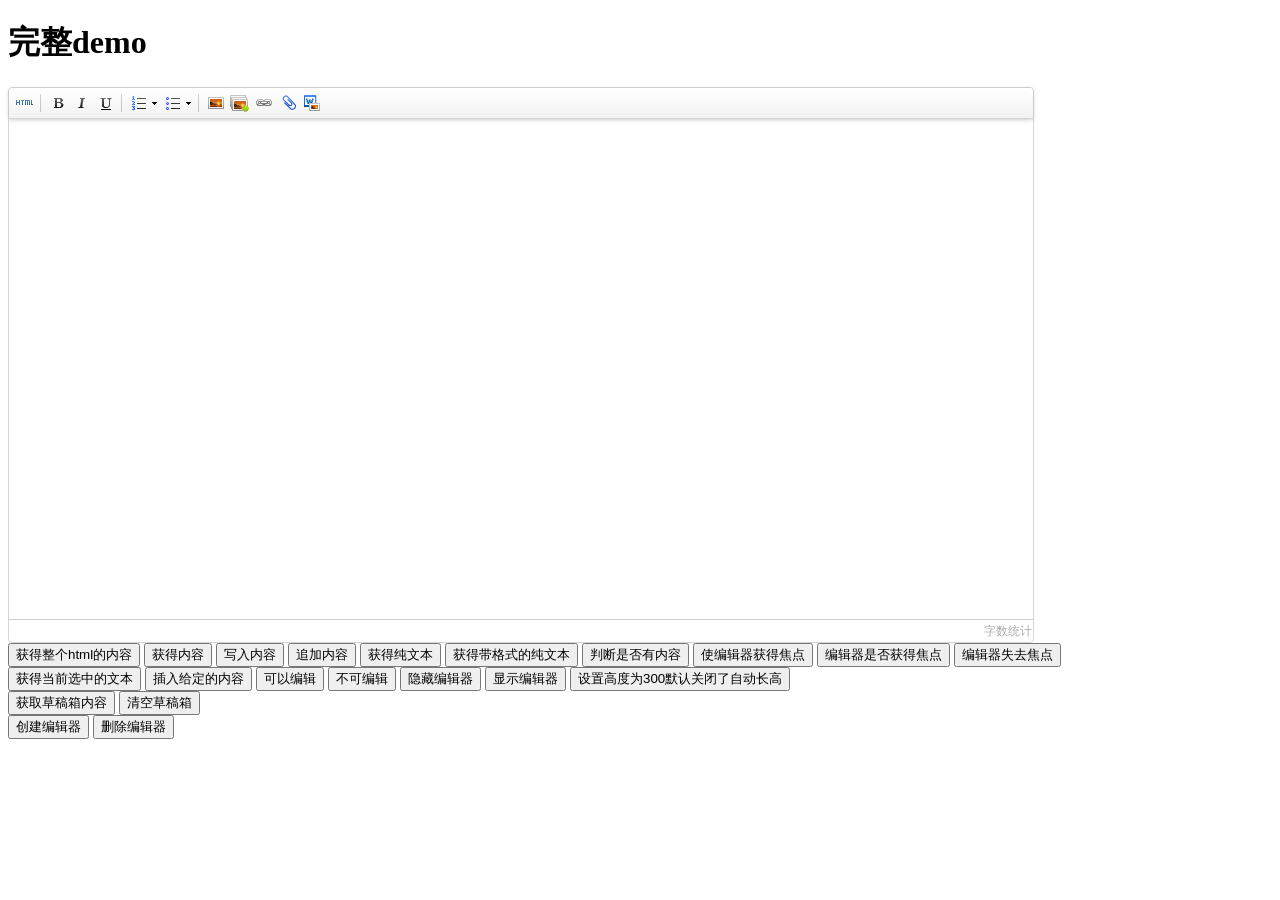
<file: src/main/webapp/resources/module/index/plugins/UEditor/index.html>
<!DOCTYPE HTML PUBLIC "-//W3C//DTD HTML 4.01 Transitional//EN"
        "http://www.w3.org/TR/html4/loose.dtd">
<html>
<head>
    <title>完整demo</title>
    <meta http-equiv="Content-Type" content="text/html;charset=utf-8"/>
    <script type="text/javascript" charset="utf-8" src="ueditor.config.js"></script>
    <script type="text/javascript" charset="utf-8" src="ueditor.all.min.js"> </script>
    <!--建议手动加在语言，避免在ie下有时因为加载语言失败导致编辑器加载失败-->
    <!--这里加载的语言文件会覆盖你在配置项目里添加的语言类型，比如你在配置项目里配置的是英文，这里加载的中文，那最后就是中文-->
    <script type="text/javascript" charset="utf-8" src="lang/zh-cn/zh-cn.js"></script>

    <style type="text/css">
        div{
            width:100%;
        }
    </style>
</head>
<body>
<div>
    <h1>完整demo</h1>
    <script id="editor" type="text/plain" style="width:1024px;height:500px;"></script>
</div>
<div id="btns">
    <div>
        <button onclick="getAllHtml()">获得整个html的内容</button>
        <button onclick="getContent()">获得内容</button>
        <button onclick="setContent()">写入内容</button>
        <button onclick="setContent(true)">追加内容</button>
        <button onclick="getContentTxt()">获得纯文本</button>
        <button onclick="getPlainTxt()">获得带格式的纯文本</button>
        <button onclick="hasContent()">判断是否有内容</button>
        <button onclick="setFocus()">使编辑器获得焦点</button>
        <button onmousedown="isFocus(event)">编辑器是否获得焦点</button>
        <button onmousedown="setblur(event)" >编辑器失去焦点</button>

    </div>
    <div>
        <button onclick="getText()">获得当前选中的文本</button>
        <button onclick="insertHtml()">插入给定的内容</button>
        <button id="enable" onclick="setEnabled()">可以编辑</button>
        <button onclick="setDisabled()">不可编辑</button>
        <button onclick=" UE.getEditor('editor').setHide()">隐藏编辑器</button>
        <button onclick=" UE.getEditor('editor').setShow()">显示编辑器</button>
        <button onclick=" UE.getEditor('editor').setHeight(300)">设置高度为300默认关闭了自动长高</button>
    </div>

    <div>
        <button onclick="getLocalData()" >获取草稿箱内容</button>
        <button onclick="clearLocalData()" >清空草稿箱</button>
    </div>

</div>
<div>
    <button onclick="createEditor()">
    创建编辑器</button>
    <button onclick="deleteEditor()">
    删除编辑器</button>
</div>

<script type="text/javascript">

    //实例化编辑器
    //建议使用工厂方法getEditor创建和引用编辑器实例，如果在某个闭包下引用该编辑器，直接调用UE.getEditor('editor')就能拿到相关的实例
    var ue = UE.getEditor('editor');


    function isFocus(e){
        alert(UE.getEditor('editor').isFocus());
        UE.dom.domUtils.preventDefault(e)
    }
    function setblur(e){
        UE.getEditor('editor').blur();
        UE.dom.domUtils.preventDefault(e)
    }
    function insertHtml() {
        var value = prompt('插入html代码', '');
        UE.getEditor('editor').execCommand('insertHtml', value)
    }
    function createEditor() {
        enableBtn();
        UE.getEditor('editor');
    }
    function getAllHtml() {
        alert(UE.getEditor('editor').getAllHtml())
    }
    function getContent() {
        var arr = [];
        arr.push("使用editor.getContent()方法可以获得编辑器的内容");
        arr.push("内容为：");
        arr.push(UE.getEditor('editor').getContent());
        alert(arr.join("\n"));
    }
    function getPlainTxt() {
        var arr = [];
        arr.push("使用editor.getPlainTxt()方法可以获得编辑器的带格式的纯文本内容");
        arr.push("内容为：");
        arr.push(UE.getEditor('editor').getPlainTxt());
        alert(arr.join('\n'))
    }
    function setContent(isAppendTo) {
        var arr = [];
        arr.push("使用editor.setContent('欢迎使用ueditor')方法可以设置编辑器的内容");
        UE.getEditor('editor').setContent('欢迎使用ueditor', isAppendTo);
        alert(arr.join("\n"));
    }
    function setDisabled() {
        UE.getEditor('editor').setDisabled('fullscreen');
        disableBtn("enable");
    }

    function setEnabled() {
        UE.getEditor('editor').setEnabled();
        enableBtn();
    }

    function getText() {
        //当你点击按钮时编辑区域已经失去了焦点，如果直接用getText将不会得到内容，所以要在选回来，然后取得内容
        var range = UE.getEditor('editor').selection.getRange();
        range.select();
        var txt = UE.getEditor('editor').selection.getText();
        alert(txt)
    }

    function getContentTxt() {
        var arr = [];
        arr.push("使用editor.getContentTxt()方法可以获得编辑器的纯文本内容");
        arr.push("编辑器的纯文本内容为：");
        arr.push(UE.getEditor('editor').getContentTxt());
        alert(arr.join("\n"));
    }
    function hasContent() {
        var arr = [];
        arr.push("使用editor.hasContents()方法判断编辑器里是否有内容");
        arr.push("判断结果为：");
        arr.push(UE.getEditor('editor').hasContents());
        alert(arr.join("\n"));
    }
    function setFocus() {
        UE.getEditor('editor').focus();
    }
    function deleteEditor() {
        disableBtn();
        UE.getEditor('editor').destroy();
    }
    function disableBtn(str) {
        var div = document.getElementById('btns');
        var btns = UE.dom.domUtils.getElementsByTagName(div, "button");
        for (var i = 0, btn; btn = btns[i++];) {
            if (btn.id == str) {
                UE.dom.domUtils.removeAttributes(btn, ["disabled"]);
            } else {
                btn.setAttribute("disabled", "true");
            }
        }
    }
    function enableBtn() {
        var div = document.getElementById('btns');
        var btns = UE.dom.domUtils.getElementsByTagName(div, "button");
        for (var i = 0, btn; btn = btns[i++];) {
            UE.dom.domUtils.removeAttributes(btn, ["disabled"]);
        }
    }

    function getLocalData () {
        alert(UE.getEditor('editor').execCommand( "getlocaldata" ));
    }

    function clearLocalData () {
        UE.getEditor('editor').execCommand( "clearlocaldata" );
        alert("已清空草稿箱")
    }
</script>
</body>
</html>
</file>
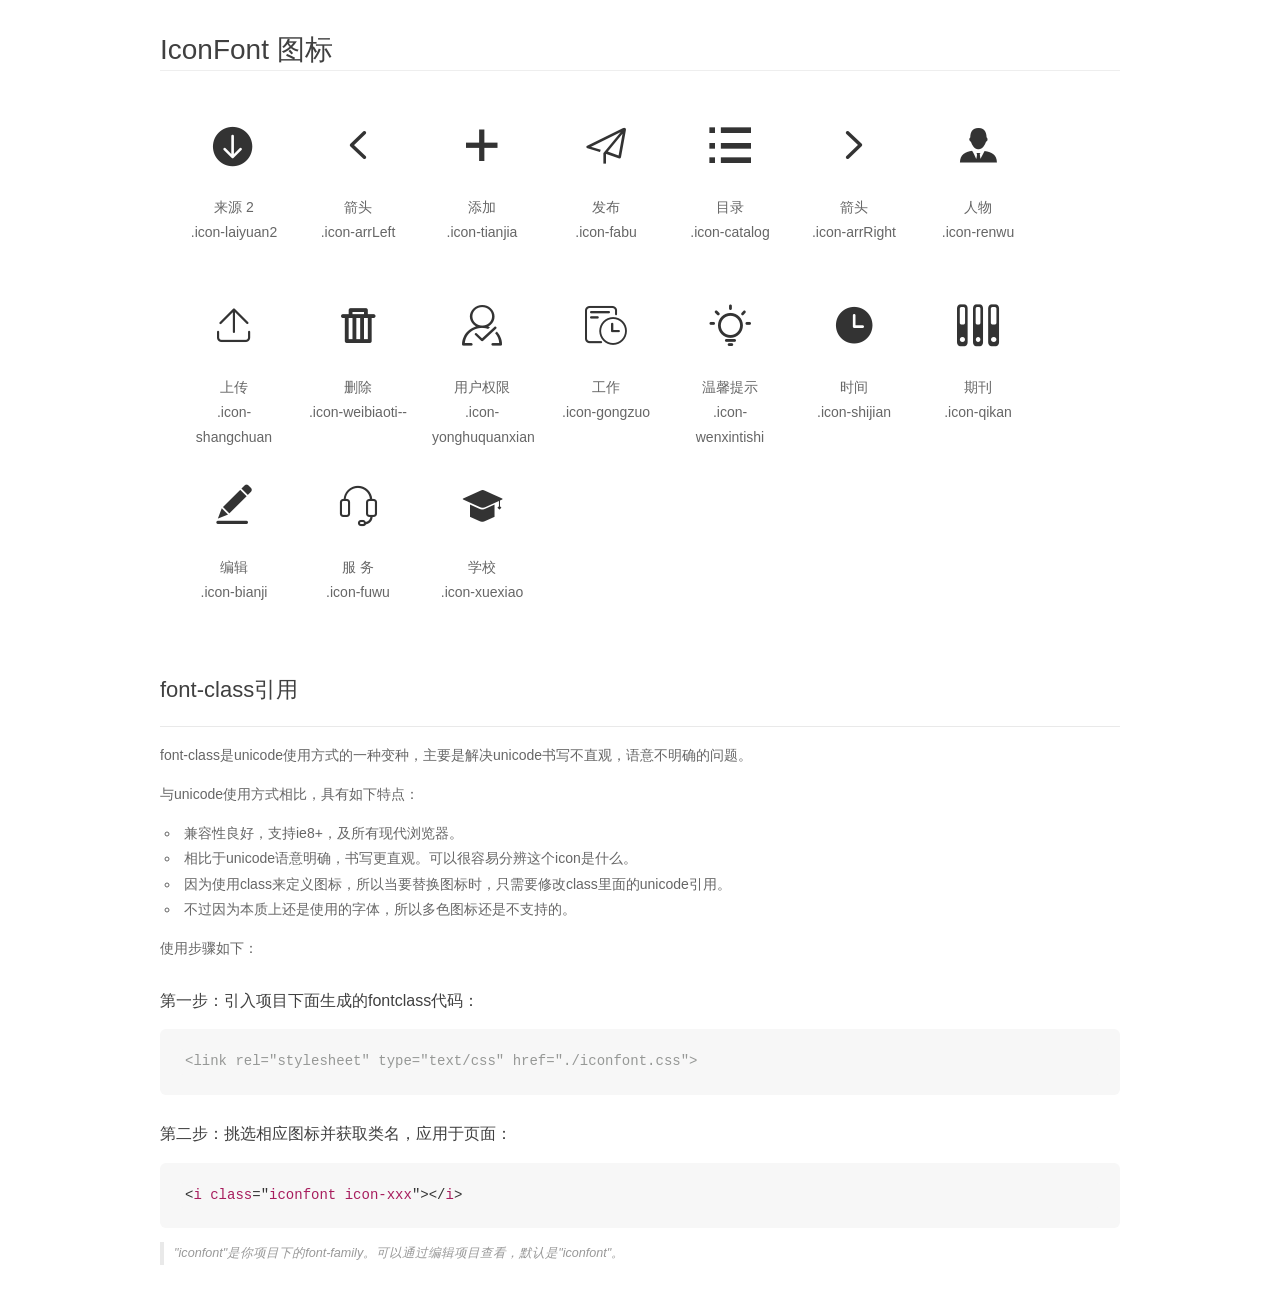
<file: src/main/webapp/resources/module/index/font/demo_fontclass.html>
<!DOCTYPE html>
<html>
<head>
    <meta charset="utf-8"/>
    <title>IconFont</title>
    <link rel="stylesheet" href="demo.css">
    <link rel="stylesheet" href="iconfont.css">
</head>
<body>
    <div class="main markdown">
        <h1>IconFont 图标</h1>
        <ul class="icon_lists clear">
            
                <li>
                <i class="icon iconfont icon-laiyuan2"></i>
                    <div class="name">来源 2</div>
                    <div class="fontclass">.icon-laiyuan2</div>
                </li>
            
                <li>
                <i class="icon iconfont icon-arrLeft"></i>
                    <div class="name">箭头</div>
                    <div class="fontclass">.icon-arrLeft</div>
                </li>
            
                <li>
                <i class="icon iconfont icon-tianjia"></i>
                    <div class="name">添加</div>
                    <div class="fontclass">.icon-tianjia</div>
                </li>
            
                <li>
                <i class="icon iconfont icon-fabu"></i>
                    <div class="name">发布</div>
                    <div class="fontclass">.icon-fabu</div>
                </li>
            
                <li>
                <i class="icon iconfont icon-catalog"></i>
                    <div class="name">目录</div>
                    <div class="fontclass">.icon-catalog</div>
                </li>
            
                <li>
                <i class="icon iconfont icon-arrRight"></i>
                    <div class="name">箭头</div>
                    <div class="fontclass">.icon-arrRight</div>
                </li>
            
                <li>
                <i class="icon iconfont icon-renwu"></i>
                    <div class="name">人物</div>
                    <div class="fontclass">.icon-renwu</div>
                </li>
            
                <li>
                <i class="icon iconfont icon-shangchuan"></i>
                    <div class="name">上传</div>
                    <div class="fontclass">.icon-shangchuan</div>
                </li>
            
                <li>
                <i class="icon iconfont icon-weibiaoti--"></i>
                    <div class="name">删除</div>
                    <div class="fontclass">.icon-weibiaoti--</div>
                </li>
            
                <li>
                <i class="icon iconfont icon-yonghuquanxian"></i>
                    <div class="name">用户权限</div>
                    <div class="fontclass">.icon-yonghuquanxian</div>
                </li>
            
                <li>
                <i class="icon iconfont icon-gongzuo"></i>
                    <div class="name">工作</div>
                    <div class="fontclass">.icon-gongzuo</div>
                </li>
            
                <li>
                <i class="icon iconfont icon-wenxintishi"></i>
                    <div class="name">温馨提示</div>
                    <div class="fontclass">.icon-wenxintishi</div>
                </li>
            
                <li>
                <i class="icon iconfont icon-shijian"></i>
                    <div class="name">时间</div>
                    <div class="fontclass">.icon-shijian</div>
                </li>
            
                <li>
                <i class="icon iconfont icon-qikan"></i>
                    <div class="name">期刊</div>
                    <div class="fontclass">.icon-qikan</div>
                </li>
            
                <li>
                <i class="icon iconfont icon-bianji"></i>
                    <div class="name">编辑</div>
                    <div class="fontclass">.icon-bianji</div>
                </li>
            
                <li>
                <i class="icon iconfont icon-fuwu"></i>
                    <div class="name">服 务</div>
                    <div class="fontclass">.icon-fuwu</div>
                </li>
            
                <li>
                <i class="icon iconfont icon-xuexiao"></i>
                    <div class="name">学校</div>
                    <div class="fontclass">.icon-xuexiao</div>
                </li>
            
        </ul>

        <h2 id="font-class-">font-class引用</h2>
        <hr>

        <p>font-class是unicode使用方式的一种变种，主要是解决unicode书写不直观，语意不明确的问题。</p>
        <p>与unicode使用方式相比，具有如下特点：</p>
        <ul>
        <li>兼容性良好，支持ie8+，及所有现代浏览器。</li>
        <li>相比于unicode语意明确，书写更直观。可以很容易分辨这个icon是什么。</li>
        <li>因为使用class来定义图标，所以当要替换图标时，只需要修改class里面的unicode引用。</li>
        <li>不过因为本质上还是使用的字体，所以多色图标还是不支持的。</li>
        </ul>
        <p>使用步骤如下：</p>
        <h3 id="-fontclass-">第一步：引入项目下面生成的fontclass代码：</h3>


        <pre><code class="lang-js hljs javascript"><span class="hljs-comment">&lt;link rel="stylesheet" type="text/css" href="./iconfont.css"&gt;</span></code></pre>
        <h3 id="-">第二步：挑选相应图标并获取类名，应用于页面：</h3>
        <pre><code class="lang-css hljs">&lt;<span class="hljs-selector-tag">i</span> <span class="hljs-selector-tag">class</span>="<span class="hljs-selector-tag">iconfont</span> <span class="hljs-selector-tag">icon-xxx</span>"&gt;&lt;/<span class="hljs-selector-tag">i</span>&gt;</code></pre>
        <blockquote>
        <p>"iconfont"是你项目下的font-family。可以通过编辑项目查看，默认是"iconfont"。</p>
        </blockquote>
    </div>
</body>
</html>
</file>
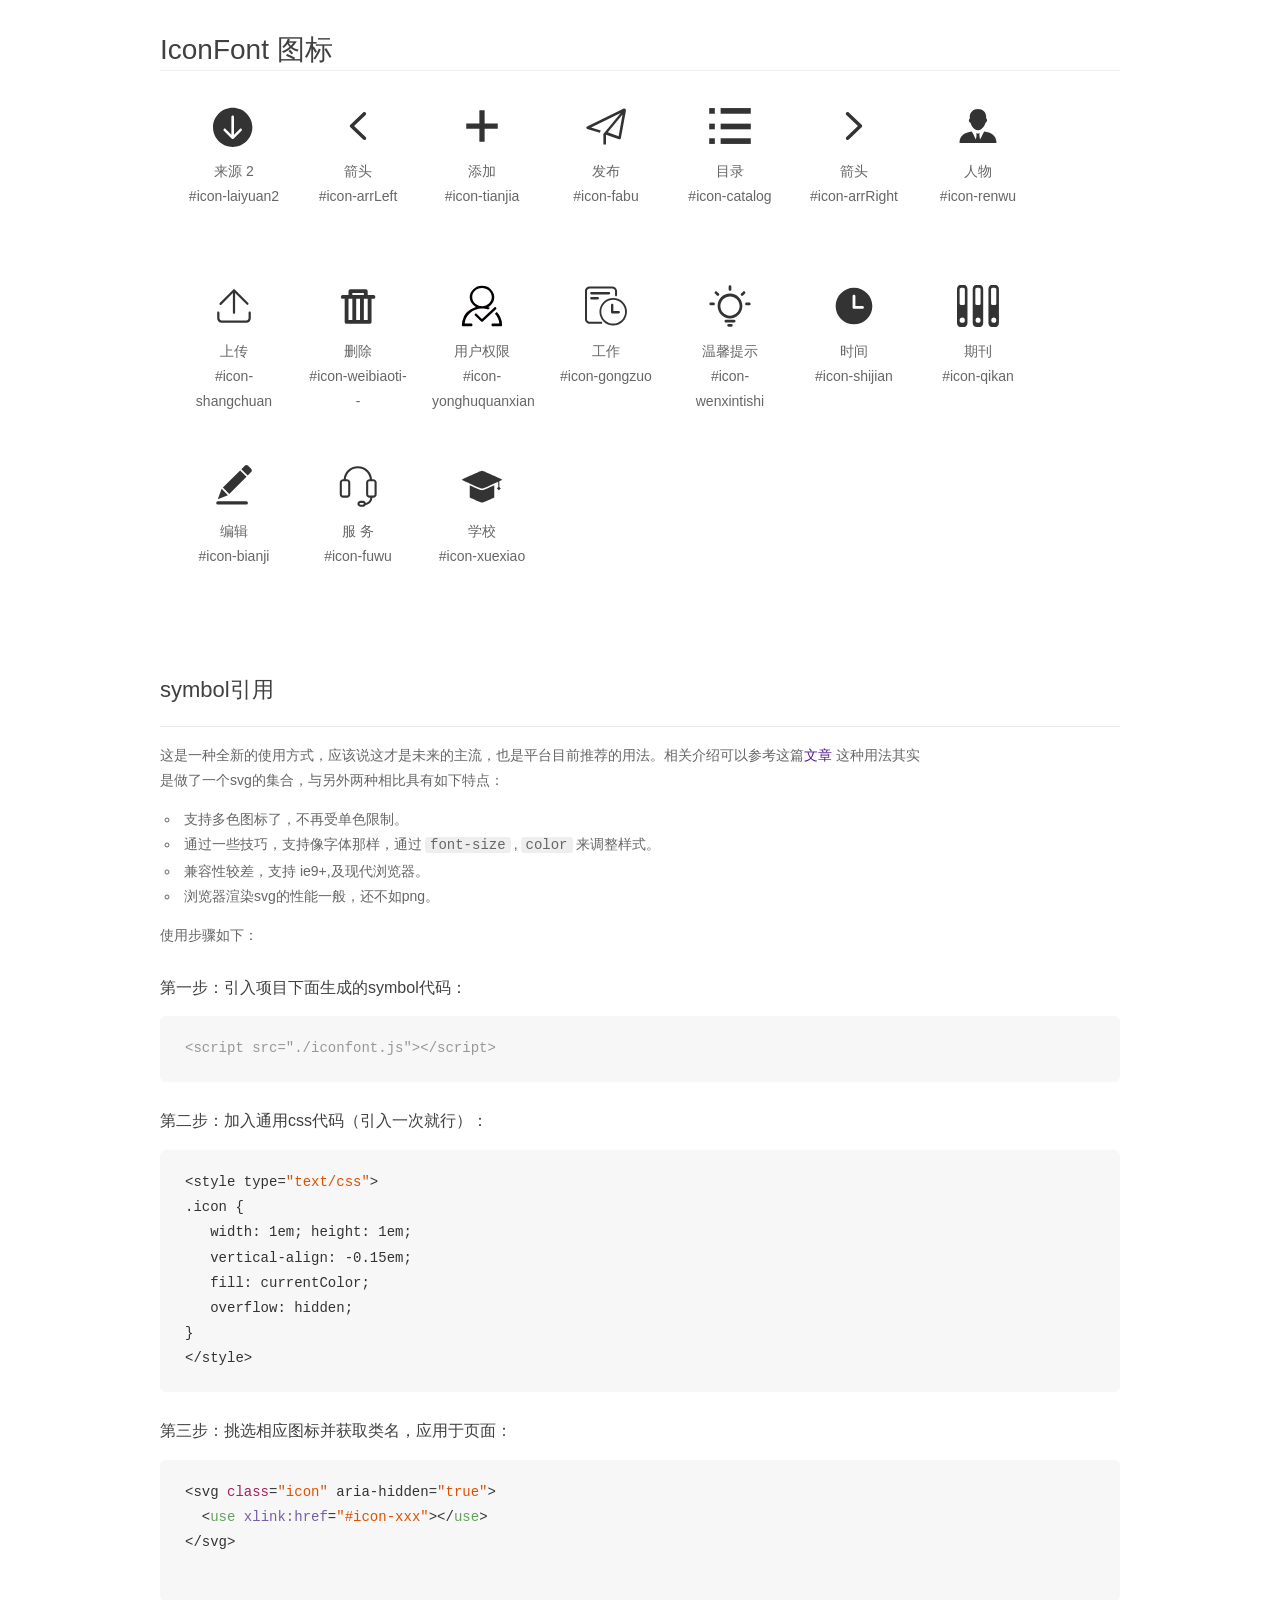
<file: src/main/webapp/resources/module/index/font/demo_symbol.html>
<!DOCTYPE html>
<html>
<head>
    <meta charset="utf-8"/>
    <title>IconFont</title>
    <link rel="stylesheet" href="demo.css">
    <script src="iconfont.js"></script>

    <style type="text/css">
        .icon {
          /* 通过设置 font-size 来改变图标大小 */
          width: 1em; height: 1em;
          /* 图标和文字相邻时，垂直对齐 */
          vertical-align: -0.15em;
          /* 通过设置 color 来改变 SVG 的颜色/fill */
          fill: currentColor;
          /* path 和 stroke 溢出 viewBox 部分在 IE 下会显示
             normalize.css 中也包含这行 */
          overflow: hidden;
        }

    </style>
</head>
<body>
    <div class="main markdown">
        <h1>IconFont 图标</h1>
        <ul class="icon_lists clear">
            
                <li>
                    <svg class="icon" aria-hidden="true">
                        <use xlink:href="#icon-laiyuan2"></use>
                    </svg>
                    <div class="name">来源 2</div>
                    <div class="fontclass">#icon-laiyuan2</div>
                </li>
            
                <li>
                    <svg class="icon" aria-hidden="true">
                        <use xlink:href="#icon-arrLeft"></use>
                    </svg>
                    <div class="name">箭头</div>
                    <div class="fontclass">#icon-arrLeft</div>
                </li>
            
                <li>
                    <svg class="icon" aria-hidden="true">
                        <use xlink:href="#icon-tianjia"></use>
                    </svg>
                    <div class="name">添加</div>
                    <div class="fontclass">#icon-tianjia</div>
                </li>
            
                <li>
                    <svg class="icon" aria-hidden="true">
                        <use xlink:href="#icon-fabu"></use>
                    </svg>
                    <div class="name">发布</div>
                    <div class="fontclass">#icon-fabu</div>
                </li>
            
                <li>
                    <svg class="icon" aria-hidden="true">
                        <use xlink:href="#icon-catalog"></use>
                    </svg>
                    <div class="name">目录</div>
                    <div class="fontclass">#icon-catalog</div>
                </li>
            
                <li>
                    <svg class="icon" aria-hidden="true">
                        <use xlink:href="#icon-arrRight"></use>
                    </svg>
                    <div class="name">箭头</div>
                    <div class="fontclass">#icon-arrRight</div>
                </li>
            
                <li>
                    <svg class="icon" aria-hidden="true">
                        <use xlink:href="#icon-renwu"></use>
                    </svg>
                    <div class="name">人物</div>
                    <div class="fontclass">#icon-renwu</div>
                </li>
            
                <li>
                    <svg class="icon" aria-hidden="true">
                        <use xlink:href="#icon-shangchuan"></use>
                    </svg>
                    <div class="name">上传</div>
                    <div class="fontclass">#icon-shangchuan</div>
                </li>
            
                <li>
                    <svg class="icon" aria-hidden="true">
                        <use xlink:href="#icon-weibiaoti--"></use>
                    </svg>
                    <div class="name">删除</div>
                    <div class="fontclass">#icon-weibiaoti--</div>
                </li>
            
                <li>
                    <svg class="icon" aria-hidden="true">
                        <use xlink:href="#icon-yonghuquanxian"></use>
                    </svg>
                    <div class="name">用户权限</div>
                    <div class="fontclass">#icon-yonghuquanxian</div>
                </li>
            
                <li>
                    <svg class="icon" aria-hidden="true">
                        <use xlink:href="#icon-gongzuo"></use>
                    </svg>
                    <div class="name">工作</div>
                    <div class="fontclass">#icon-gongzuo</div>
                </li>
            
                <li>
                    <svg class="icon" aria-hidden="true">
                        <use xlink:href="#icon-wenxintishi"></use>
                    </svg>
                    <div class="name">温馨提示</div>
                    <div class="fontclass">#icon-wenxintishi</div>
                </li>
            
                <li>
                    <svg class="icon" aria-hidden="true">
                        <use xlink:href="#icon-shijian"></use>
                    </svg>
                    <div class="name">时间</div>
                    <div class="fontclass">#icon-shijian</div>
                </li>
            
                <li>
                    <svg class="icon" aria-hidden="true">
                        <use xlink:href="#icon-qikan"></use>
                    </svg>
                    <div class="name">期刊</div>
                    <div class="fontclass">#icon-qikan</div>
                </li>
            
                <li>
                    <svg class="icon" aria-hidden="true">
                        <use xlink:href="#icon-bianji"></use>
                    </svg>
                    <div class="name">编辑</div>
                    <div class="fontclass">#icon-bianji</div>
                </li>
            
                <li>
                    <svg class="icon" aria-hidden="true">
                        <use xlink:href="#icon-fuwu"></use>
                    </svg>
                    <div class="name">服 务</div>
                    <div class="fontclass">#icon-fuwu</div>
                </li>
            
                <li>
                    <svg class="icon" aria-hidden="true">
                        <use xlink:href="#icon-xuexiao"></use>
                    </svg>
                    <div class="name">学校</div>
                    <div class="fontclass">#icon-xuexiao</div>
                </li>
            
        </ul>


        <h2 id="symbol-">symbol引用</h2>
        <hr>

        <p>这是一种全新的使用方式，应该说这才是未来的主流，也是平台目前推荐的用法。相关介绍可以参考这篇<a href="">文章</a>
        这种用法其实是做了一个svg的集合，与另外两种相比具有如下特点：</p>
        <ul>
          <li>支持多色图标了，不再受单色限制。</li>
          <li>通过一些技巧，支持像字体那样，通过<code>font-size</code>,<code>color</code>来调整样式。</li>
          <li>兼容性较差，支持 ie9+,及现代浏览器。</li>
          <li>浏览器渲染svg的性能一般，还不如png。</li>
        </ul>
        <p>使用步骤如下：</p>
        <h3 id="-symbol-">第一步：引入项目下面生成的symbol代码：</h3>
        <pre><code class="lang-js hljs javascript"><span class="hljs-comment">&lt;script src="./iconfont.js"&gt;&lt;/script&gt;</span></code></pre>
        <h3 id="-css-">第二步：加入通用css代码（引入一次就行）：</h3>
        <pre><code class="lang-js hljs javascript">&lt;style type=<span class="hljs-string">"text/css"</span>&gt;
.icon {
   width: <span class="hljs-number">1</span>em; height: <span class="hljs-number">1</span>em;
   vertical-align: <span class="hljs-number">-0.15</span>em;
   fill: currentColor;
   overflow: hidden;
}
&lt;<span class="hljs-regexp">/style&gt;</span></code></pre>
        <h3 id="-">第三步：挑选相应图标并获取类名，应用于页面：</h3>
        <pre><code class="lang-js hljs javascript">&lt;svg <span class="hljs-class"><span class="hljs-keyword">class</span></span>=<span class="hljs-string">"icon"</span> aria-hidden=<span class="hljs-string">"true"</span>&gt;<span class="xml"><span class="hljs-tag">
  &lt;<span class="hljs-name">use</span> <span class="hljs-attr">xlink:href</span>=<span class="hljs-string">"#icon-xxx"</span>&gt;</span><span class="hljs-tag">&lt;/<span class="hljs-name">use</span>&gt;</span>
</span>&lt;<span class="hljs-regexp">/svg&gt;
        </span></code></pre>
    </div>
</body>
</html>
</file>
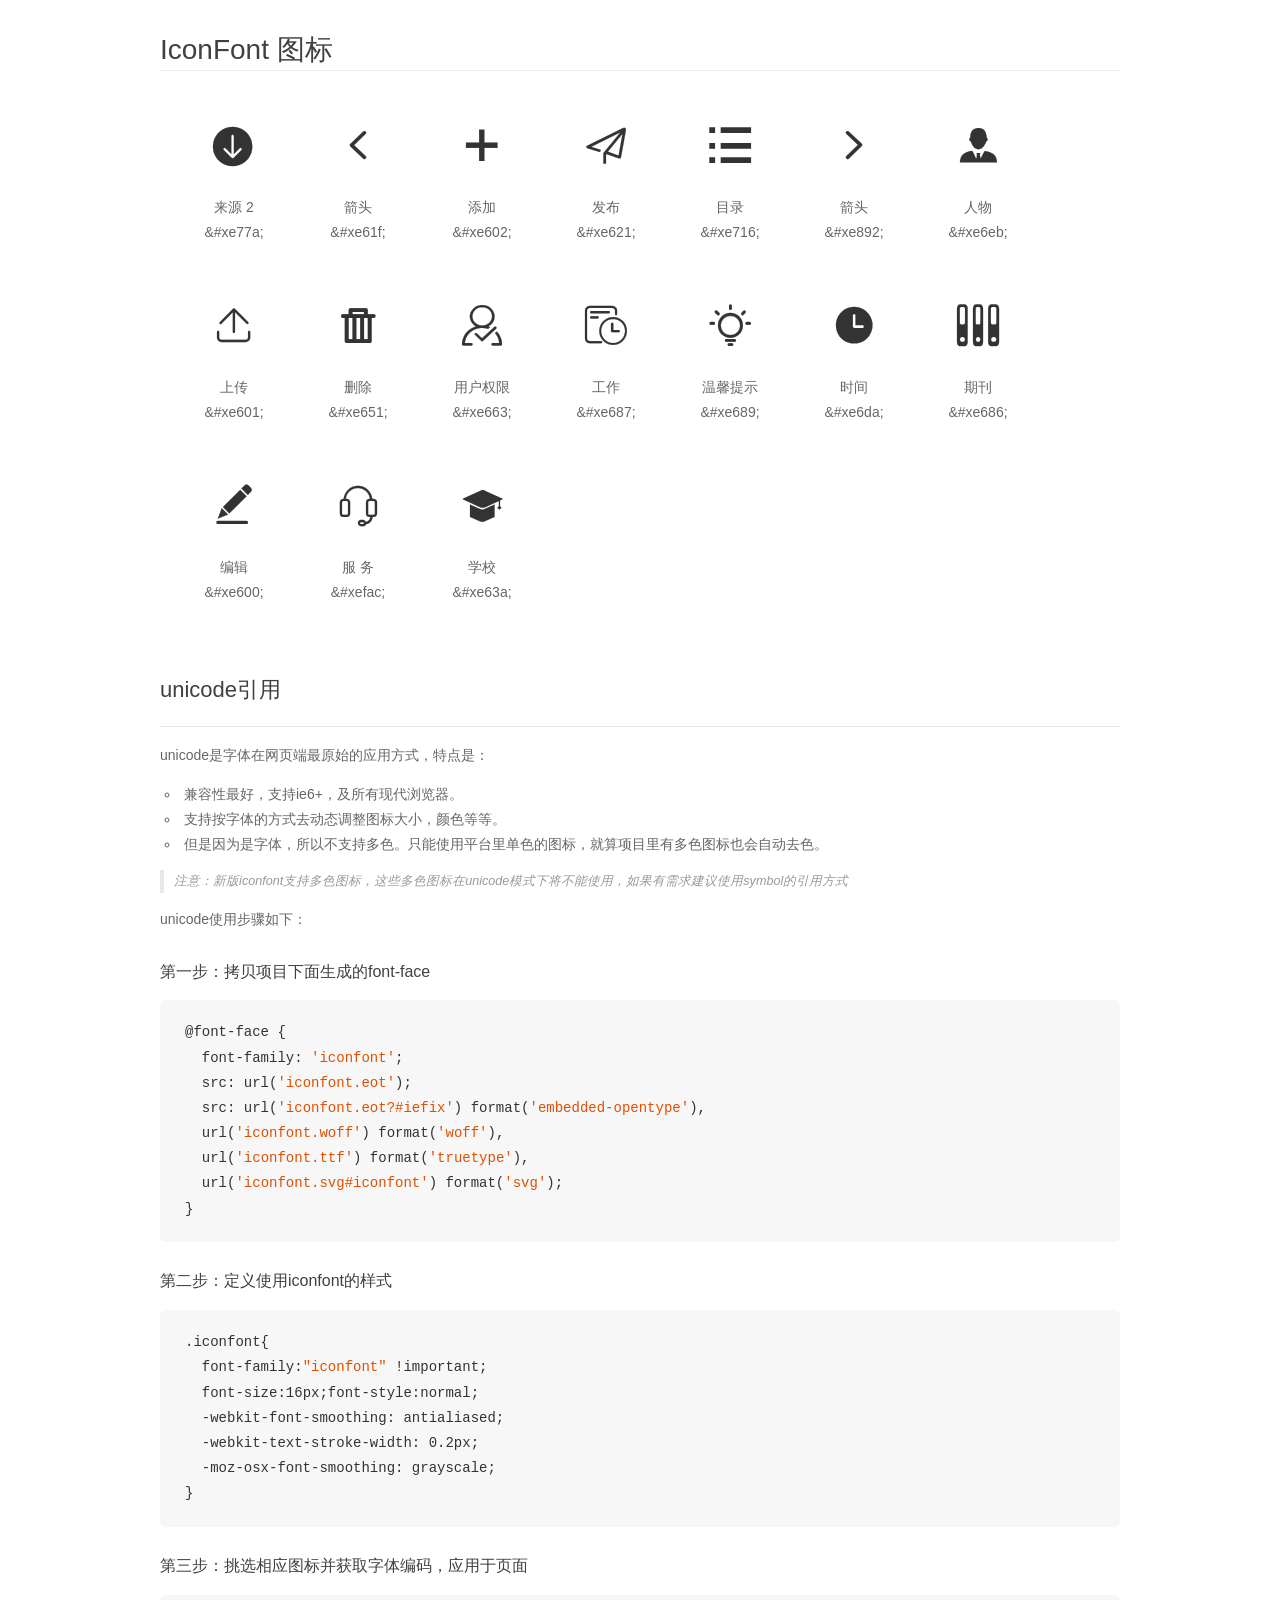
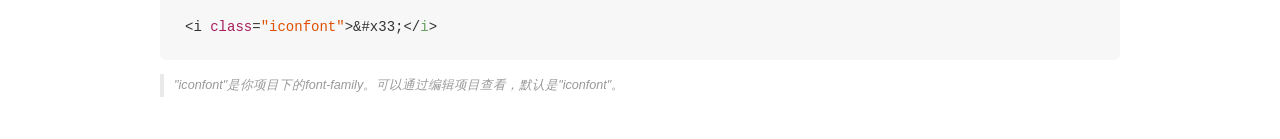
<file: src/main/webapp/resources/module/index/font/demo_unicode.html>
<!DOCTYPE html>
<html>
<head>
    <meta charset="utf-8"/>
    <title>IconFont</title>
    <link rel="stylesheet" href="demo.css">

    <style type="text/css">

        @font-face {font-family: "iconfont";
          src: url('iconfont.eot'); /* IE9*/
          src: url('iconfont.eot#iefix') format('embedded-opentype'), /* IE6-IE8 */
          url('iconfont.woff') format('woff'), /* chrome, firefox */
          url('iconfont.ttf') format('truetype'), /* chrome, firefox, opera, Safari, Android, iOS 4.2+*/
          url('iconfont.svg#iconfont') format('svg'); /* iOS 4.1- */
        }

        .iconfont {
          font-family:"iconfont" !important;
          font-size:16px;
          font-style:normal;
          -webkit-font-smoothing: antialiased;
          -webkit-text-stroke-width: 0.2px;
          -moz-osx-font-smoothing: grayscale;
        }

    </style>
</head>
<body>
    <div class="main markdown">
        <h1>IconFont 图标</h1>
        <ul class="icon_lists clear">
            
                <li>
                <i class="icon iconfont">&#xe77a;</i>
                    <div class="name">来源 2</div>
                    <div class="code">&amp;#xe77a;</div>
                </li>
            
                <li>
                <i class="icon iconfont">&#xe61f;</i>
                    <div class="name">箭头</div>
                    <div class="code">&amp;#xe61f;</div>
                </li>
            
                <li>
                <i class="icon iconfont">&#xe602;</i>
                    <div class="name">添加</div>
                    <div class="code">&amp;#xe602;</div>
                </li>
            
                <li>
                <i class="icon iconfont">&#xe621;</i>
                    <div class="name">发布</div>
                    <div class="code">&amp;#xe621;</div>
                </li>
            
                <li>
                <i class="icon iconfont">&#xe716;</i>
                    <div class="name">目录</div>
                    <div class="code">&amp;#xe716;</div>
                </li>
            
                <li>
                <i class="icon iconfont">&#xe892;</i>
                    <div class="name">箭头</div>
                    <div class="code">&amp;#xe892;</div>
                </li>
            
                <li>
                <i class="icon iconfont">&#xe6eb;</i>
                    <div class="name">人物</div>
                    <div class="code">&amp;#xe6eb;</div>
                </li>
            
                <li>
                <i class="icon iconfont">&#xe601;</i>
                    <div class="name">上传</div>
                    <div class="code">&amp;#xe601;</div>
                </li>
            
                <li>
                <i class="icon iconfont">&#xe651;</i>
                    <div class="name">删除</div>
                    <div class="code">&amp;#xe651;</div>
                </li>
            
                <li>
                <i class="icon iconfont">&#xe663;</i>
                    <div class="name">用户权限</div>
                    <div class="code">&amp;#xe663;</div>
                </li>
            
                <li>
                <i class="icon iconfont">&#xe687;</i>
                    <div class="name">工作</div>
                    <div class="code">&amp;#xe687;</div>
                </li>
            
                <li>
                <i class="icon iconfont">&#xe689;</i>
                    <div class="name">温馨提示</div>
                    <div class="code">&amp;#xe689;</div>
                </li>
            
                <li>
                <i class="icon iconfont">&#xe6da;</i>
                    <div class="name">时间</div>
                    <div class="code">&amp;#xe6da;</div>
                </li>
            
                <li>
                <i class="icon iconfont">&#xe686;</i>
                    <div class="name">期刊</div>
                    <div class="code">&amp;#xe686;</div>
                </li>
            
                <li>
                <i class="icon iconfont">&#xe600;</i>
                    <div class="name">编辑</div>
                    <div class="code">&amp;#xe600;</div>
                </li>
            
                <li>
                <i class="icon iconfont">&#xefac;</i>
                    <div class="name">服 务</div>
                    <div class="code">&amp;#xefac;</div>
                </li>
            
                <li>
                <i class="icon iconfont">&#xe63a;</i>
                    <div class="name">学校</div>
                    <div class="code">&amp;#xe63a;</div>
                </li>
            
        </ul>
        <h2 id="unicode-">unicode引用</h2>
        <hr>

        <p>unicode是字体在网页端最原始的应用方式，特点是：</p>
        <ul>
        <li>兼容性最好，支持ie6+，及所有现代浏览器。</li>
        <li>支持按字体的方式去动态调整图标大小，颜色等等。</li>
        <li>但是因为是字体，所以不支持多色。只能使用平台里单色的图标，就算项目里有多色图标也会自动去色。</li>
        </ul>
        <blockquote>
        <p>注意：新版iconfont支持多色图标，这些多色图标在unicode模式下将不能使用，如果有需求建议使用symbol的引用方式</p>
        </blockquote>
        <p>unicode使用步骤如下：</p>
        <h3 id="-font-face">第一步：拷贝项目下面生成的font-face</h3>
        <pre><code class="lang-js hljs javascript">@font-face {
  font-family: <span class="hljs-string">'iconfont'</span>;
  src: url(<span class="hljs-string">'iconfont.eot'</span>);
  src: url(<span class="hljs-string">'iconfont.eot?#iefix'</span>) format(<span class="hljs-string">'embedded-opentype'</span>),
  url(<span class="hljs-string">'iconfont.woff'</span>) format(<span class="hljs-string">'woff'</span>),
  url(<span class="hljs-string">'iconfont.ttf'</span>) format(<span class="hljs-string">'truetype'</span>),
  url(<span class="hljs-string">'iconfont.svg#iconfont'</span>) format(<span class="hljs-string">'svg'</span>);
}
</code></pre>
        <h3 id="-iconfont-">第二步：定义使用iconfont的样式</h3>
        <pre><code class="lang-js hljs javascript">.iconfont{
  font-family:<span class="hljs-string">"iconfont"</span> !important;
  font-size:<span class="hljs-number">16</span>px;font-style:normal;
  -webkit-font-smoothing: antialiased;
  -webkit-text-stroke-width: <span class="hljs-number">0.2</span>px;
  -moz-osx-font-smoothing: grayscale;
}
</code></pre>
        <h3 id="-">第三步：挑选相应图标并获取字体编码，应用于页面</h3>
        <pre><code class="lang-js hljs javascript">&lt;i <span class="hljs-class"><span class="hljs-keyword">class</span></span>=<span class="hljs-string">"iconfont"</span>&gt;&amp;#x33;<span class="xml"><span class="hljs-tag">&lt;/<span class="hljs-name">i</span>&gt;</span></span></code></pre>

        <blockquote>
        <p>"iconfont"是你项目下的font-family。可以通过编辑项目查看，默认是"iconfont"。</p>
        </blockquote>
    </div>


</body>
</html>
</file>
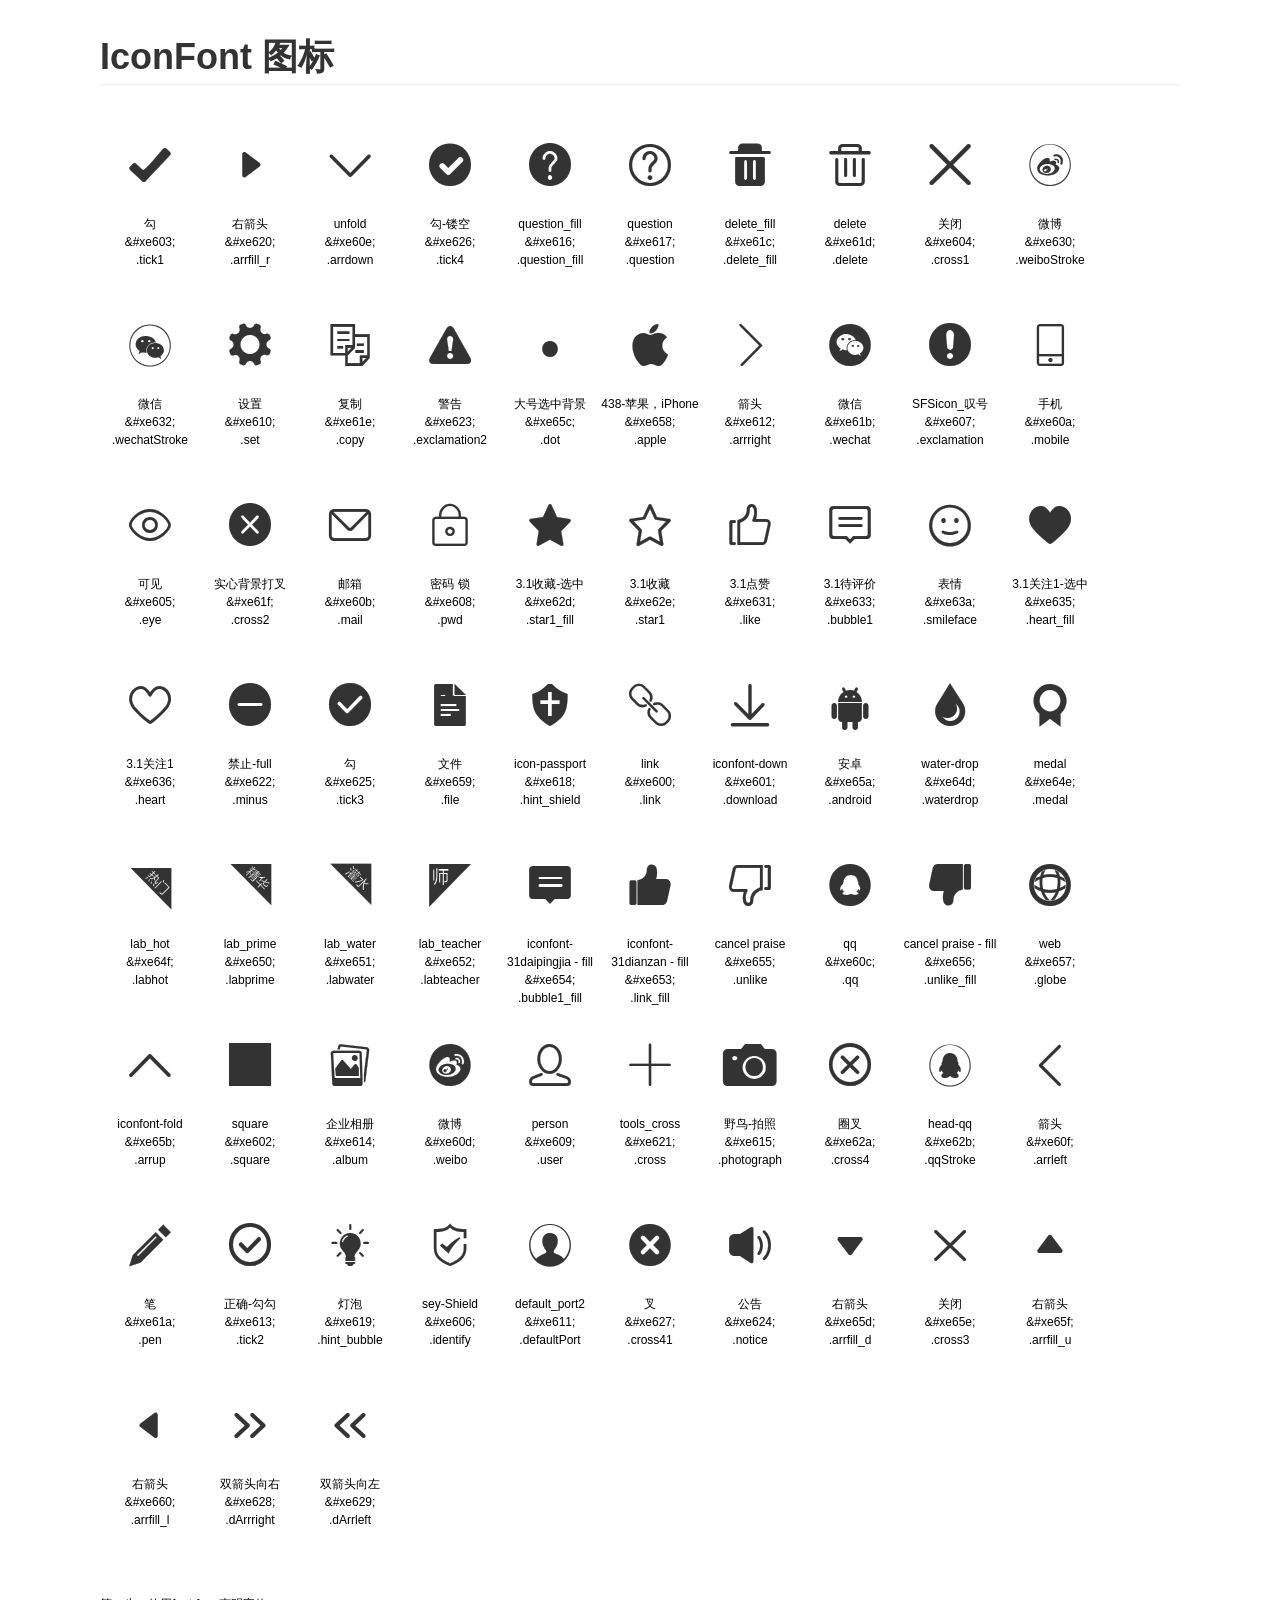
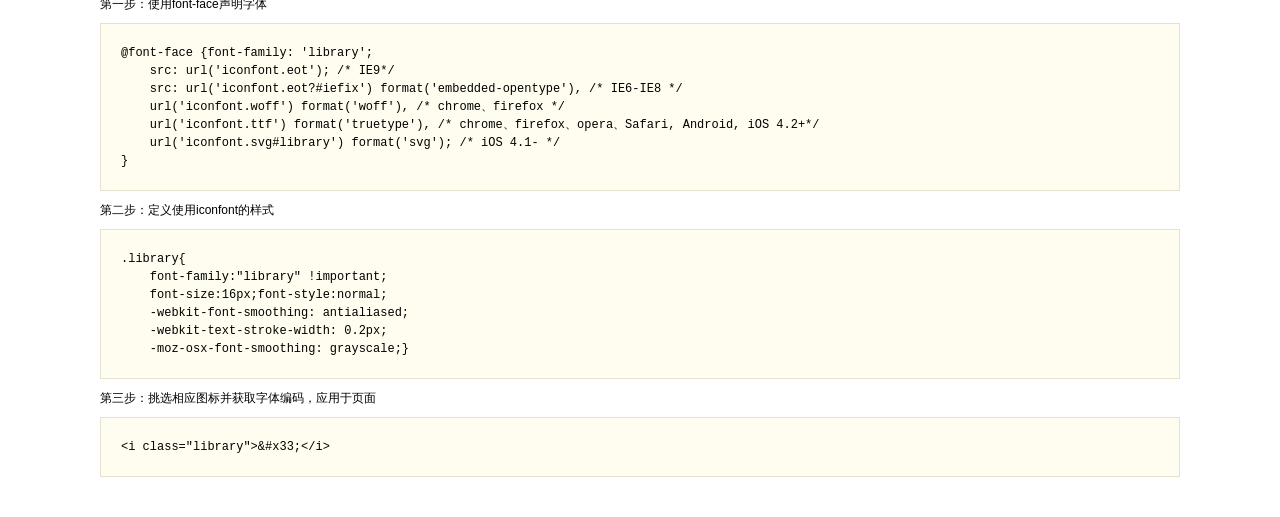
<file: src/main/webapp/resources/module/index/css/font/demo.html>
<!DOCTYPE html>
<html>
<head>
    <meta charset="utf-8"/>
    <title>IconFont</title>
    <link rel="stylesheet" href="demo.css">
    <link rel="stylesheet" href="iconfont.css">
</head>
<body>
    <div class="main">
        <h1>IconFont 图标</h1>
        <ul class="icon_lists clear">
            
                <li>
                <i class="icon library">&#xe603;</i>
                    <div class="name">勾</div>
                    <div class="code">&amp;#xe603;</div>
                    <div class="fontclass">.tick1</div>
                </li>
            
                <li>
                <i class="icon library">&#xe620;</i>
                    <div class="name">右箭头</div>
                    <div class="code">&amp;#xe620;</div>
                    <div class="fontclass">.arrfill_r</div>
                </li>
            
                <li>
                <i class="icon library">&#xe60e;</i>
                    <div class="name">unfold</div>
                    <div class="code">&amp;#xe60e;</div>
                    <div class="fontclass">.arrdown</div>
                </li>
            
                <li>
                <i class="icon library">&#xe626;</i>
                    <div class="name">勾-镂空</div>
                    <div class="code">&amp;#xe626;</div>
                    <div class="fontclass">.tick4</div>
                </li>
            
                <li>
                <i class="icon library">&#xe616;</i>
                    <div class="name">question_fill</div>
                    <div class="code">&amp;#xe616;</div>
                    <div class="fontclass">.question_fill</div>
                </li>
            
                <li>
                <i class="icon library">&#xe617;</i>
                    <div class="name">question</div>
                    <div class="code">&amp;#xe617;</div>
                    <div class="fontclass">.question</div>
                </li>
            
                <li>
                <i class="icon library">&#xe61c;</i>
                    <div class="name">delete_fill</div>
                    <div class="code">&amp;#xe61c;</div>
                    <div class="fontclass">.delete_fill</div>
                </li>
            
                <li>
                <i class="icon library">&#xe61d;</i>
                    <div class="name">delete</div>
                    <div class="code">&amp;#xe61d;</div>
                    <div class="fontclass">.delete</div>
                </li>
            
                <li>
                <i class="icon library">&#xe604;</i>
                    <div class="name">关闭</div>
                    <div class="code">&amp;#xe604;</div>
                    <div class="fontclass">.cross1</div>
                </li>
            
                <li>
                <i class="icon library">&#xe630;</i>
                    <div class="name">微博</div>
                    <div class="code">&amp;#xe630;</div>
                    <div class="fontclass">.weiboStroke</div>
                </li>
            
                <li>
                <i class="icon library">&#xe632;</i>
                    <div class="name">微信</div>
                    <div class="code">&amp;#xe632;</div>
                    <div class="fontclass">.wechatStroke</div>
                </li>
            
                <li>
                <i class="icon library">&#xe610;</i>
                    <div class="name">设置</div>
                    <div class="code">&amp;#xe610;</div>
                    <div class="fontclass">.set</div>
                </li>
            
                <li>
                <i class="icon library">&#xe61e;</i>
                    <div class="name">复制</div>
                    <div class="code">&amp;#xe61e;</div>
                    <div class="fontclass">.copy</div>
                </li>
            
                <li>
                <i class="icon library">&#xe623;</i>
                    <div class="name">警告</div>
                    <div class="code">&amp;#xe623;</div>
                    <div class="fontclass">.exclamation2</div>
                </li>
            
                <li>
                <i class="icon library">&#xe65c;</i>
                    <div class="name">大号选中背景</div>
                    <div class="code">&amp;#xe65c;</div>
                    <div class="fontclass">.dot</div>
                </li>
            
                <li>
                <i class="icon library">&#xe658;</i>
                    <div class="name">438-苹果，iPhone</div>
                    <div class="code">&amp;#xe658;</div>
                    <div class="fontclass">.apple</div>
                </li>
            
                <li>
                <i class="icon library">&#xe612;</i>
                    <div class="name">箭头</div>
                    <div class="code">&amp;#xe612;</div>
                    <div class="fontclass">.arrright</div>
                </li>
            
                <li>
                <i class="icon library">&#xe61b;</i>
                    <div class="name">微信</div>
                    <div class="code">&amp;#xe61b;</div>
                    <div class="fontclass">.wechat</div>
                </li>
            
                <li>
                <i class="icon library">&#xe607;</i>
                    <div class="name">SFSicon_叹号</div>
                    <div class="code">&amp;#xe607;</div>
                    <div class="fontclass">.exclamation</div>
                </li>
            
                <li>
                <i class="icon library">&#xe60a;</i>
                    <div class="name">手机</div>
                    <div class="code">&amp;#xe60a;</div>
                    <div class="fontclass">.mobile</div>
                </li>
            
                <li>
                <i class="icon library">&#xe605;</i>
                    <div class="name">可见</div>
                    <div class="code">&amp;#xe605;</div>
                    <div class="fontclass">.eye</div>
                </li>
            
                <li>
                <i class="icon library">&#xe61f;</i>
                    <div class="name">实心背景打叉</div>
                    <div class="code">&amp;#xe61f;</div>
                    <div class="fontclass">.cross2</div>
                </li>
            
                <li>
                <i class="icon library">&#xe60b;</i>
                    <div class="name">邮箱</div>
                    <div class="code">&amp;#xe60b;</div>
                    <div class="fontclass">.mail</div>
                </li>
            
                <li>
                <i class="icon library">&#xe608;</i>
                    <div class="name">密码 锁</div>
                    <div class="code">&amp;#xe608;</div>
                    <div class="fontclass">.pwd</div>
                </li>
            
                <li>
                <i class="icon library">&#xe62d;</i>
                    <div class="name">3.1收藏-选中</div>
                    <div class="code">&amp;#xe62d;</div>
                    <div class="fontclass">.star1_fill</div>
                </li>
            
                <li>
                <i class="icon library">&#xe62e;</i>
                    <div class="name">3.1收藏</div>
                    <div class="code">&amp;#xe62e;</div>
                    <div class="fontclass">.star1</div>
                </li>
            
                <li>
                <i class="icon library">&#xe631;</i>
                    <div class="name">3.1点赞</div>
                    <div class="code">&amp;#xe631;</div>
                    <div class="fontclass">.like</div>
                </li>
            
                <li>
                <i class="icon library">&#xe633;</i>
                    <div class="name">3.1待评价</div>
                    <div class="code">&amp;#xe633;</div>
                    <div class="fontclass">.bubble1</div>
                </li>
            
                <li>
                <i class="icon library">&#xe63a;</i>
                    <div class="name">表情</div>
                    <div class="code">&amp;#xe63a;</div>
                    <div class="fontclass">.smileface</div>
                </li>
            
                <li>
                <i class="icon library">&#xe635;</i>
                    <div class="name">3.1关注1-选中</div>
                    <div class="code">&amp;#xe635;</div>
                    <div class="fontclass">.heart_fill</div>
                </li>
            
                <li>
                <i class="icon library">&#xe636;</i>
                    <div class="name">3.1关注1</div>
                    <div class="code">&amp;#xe636;</div>
                    <div class="fontclass">.heart</div>
                </li>
            
                <li>
                <i class="icon library">&#xe622;</i>
                    <div class="name">禁止-full</div>
                    <div class="code">&amp;#xe622;</div>
                    <div class="fontclass">.minus</div>
                </li>
            
                <li>
                <i class="icon library">&#xe625;</i>
                    <div class="name">勾</div>
                    <div class="code">&amp;#xe625;</div>
                    <div class="fontclass">.tick3</div>
                </li>
            
                <li>
                <i class="icon library">&#xe659;</i>
                    <div class="name">文件</div>
                    <div class="code">&amp;#xe659;</div>
                    <div class="fontclass">.file</div>
                </li>
            
                <li>
                <i class="icon library">&#xe618;</i>
                    <div class="name">icon-passport</div>
                    <div class="code">&amp;#xe618;</div>
                    <div class="fontclass">.hint_shield</div>
                </li>
            
                <li>
                <i class="icon library">&#xe600;</i>
                    <div class="name">link</div>
                    <div class="code">&amp;#xe600;</div>
                    <div class="fontclass">.link</div>
                </li>
            
                <li>
                <i class="icon library">&#xe601;</i>
                    <div class="name">iconfont-down</div>
                    <div class="code">&amp;#xe601;</div>
                    <div class="fontclass">.download</div>
                </li>
            
                <li>
                <i class="icon library">&#xe65a;</i>
                    <div class="name">安卓</div>
                    <div class="code">&amp;#xe65a;</div>
                    <div class="fontclass">.android</div>
                </li>
            
                <li>
                <i class="icon library">&#xe64d;</i>
                    <div class="name">water-drop</div>
                    <div class="code">&amp;#xe64d;</div>
                    <div class="fontclass">.waterdrop</div>
                </li>
            
                <li>
                <i class="icon library">&#xe64e;</i>
                    <div class="name">medal</div>
                    <div class="code">&amp;#xe64e;</div>
                    <div class="fontclass">.medal</div>
                </li>
            
                <li>
                <i class="icon library">&#xe64f;</i>
                    <div class="name">lab_hot</div>
                    <div class="code">&amp;#xe64f;</div>
                    <div class="fontclass">.labhot</div>
                </li>
            
                <li>
                <i class="icon library">&#xe650;</i>
                    <div class="name">lab_prime</div>
                    <div class="code">&amp;#xe650;</div>
                    <div class="fontclass">.labprime</div>
                </li>
            
                <li>
                <i class="icon library">&#xe651;</i>
                    <div class="name">lab_water</div>
                    <div class="code">&amp;#xe651;</div>
                    <div class="fontclass">.labwater</div>
                </li>
            
                <li>
                <i class="icon library">&#xe652;</i>
                    <div class="name">lab_teacher</div>
                    <div class="code">&amp;#xe652;</div>
                    <div class="fontclass">.labteacher</div>
                </li>
            
                <li>
                <i class="icon library">&#xe654;</i>
                    <div class="name">iconfont-31daipingjia - fill</div>
                    <div class="code">&amp;#xe654;</div>
                    <div class="fontclass">.bubble1_fill</div>
                </li>
            
                <li>
                <i class="icon library">&#xe653;</i>
                    <div class="name">iconfont-31dianzan - fill</div>
                    <div class="code">&amp;#xe653;</div>
                    <div class="fontclass">.link_fill</div>
                </li>
            
                <li>
                <i class="icon library">&#xe655;</i>
                    <div class="name">cancel praise</div>
                    <div class="code">&amp;#xe655;</div>
                    <div class="fontclass">.unlike</div>
                </li>
            
                <li>
                <i class="icon library">&#xe60c;</i>
                    <div class="name">qq</div>
                    <div class="code">&amp;#xe60c;</div>
                    <div class="fontclass">.qq</div>
                </li>
            
                <li>
                <i class="icon library">&#xe656;</i>
                    <div class="name">cancel praise - fill</div>
                    <div class="code">&amp;#xe656;</div>
                    <div class="fontclass">.unlike_fill</div>
                </li>
            
                <li>
                <i class="icon library">&#xe657;</i>
                    <div class="name">web</div>
                    <div class="code">&amp;#xe657;</div>
                    <div class="fontclass">.globe</div>
                </li>
            
                <li>
                <i class="icon library">&#xe65b;</i>
                    <div class="name">iconfont-fold</div>
                    <div class="code">&amp;#xe65b;</div>
                    <div class="fontclass">.arrup</div>
                </li>
            
                <li>
                <i class="icon library">&#xe602;</i>
                    <div class="name">square</div>
                    <div class="code">&amp;#xe602;</div>
                    <div class="fontclass">.square</div>
                </li>
            
                <li>
                <i class="icon library">&#xe614;</i>
                    <div class="name">企业相册</div>
                    <div class="code">&amp;#xe614;</div>
                    <div class="fontclass">.album</div>
                </li>
            
                <li>
                <i class="icon library">&#xe60d;</i>
                    <div class="name">微博</div>
                    <div class="code">&amp;#xe60d;</div>
                    <div class="fontclass">.weibo</div>
                </li>
            
                <li>
                <i class="icon library">&#xe609;</i>
                    <div class="name">person</div>
                    <div class="code">&amp;#xe609;</div>
                    <div class="fontclass">.user</div>
                </li>
            
                <li>
                <i class="icon library">&#xe621;</i>
                    <div class="name">tools_cross</div>
                    <div class="code">&amp;#xe621;</div>
                    <div class="fontclass">.cross</div>
                </li>
            
                <li>
                <i class="icon library">&#xe615;</i>
                    <div class="name">野鸟-拍照</div>
                    <div class="code">&amp;#xe615;</div>
                    <div class="fontclass">.photograph</div>
                </li>
            
                <li>
                <i class="icon library">&#xe62a;</i>
                    <div class="name">圈叉</div>
                    <div class="code">&amp;#xe62a;</div>
                    <div class="fontclass">.cross4</div>
                </li>
            
                <li>
                <i class="icon library">&#xe62b;</i>
                    <div class="name">head-qq</div>
                    <div class="code">&amp;#xe62b;</div>
                    <div class="fontclass">.qqStroke</div>
                </li>
            
                <li>
                <i class="icon library">&#xe60f;</i>
                    <div class="name">箭头</div>
                    <div class="code">&amp;#xe60f;</div>
                    <div class="fontclass">.arrleft</div>
                </li>
            
                <li>
                <i class="icon library">&#xe61a;</i>
                    <div class="name">笔</div>
                    <div class="code">&amp;#xe61a;</div>
                    <div class="fontclass">.pen</div>
                </li>
            
                <li>
                <i class="icon library">&#xe613;</i>
                    <div class="name">正确-勾勾</div>
                    <div class="code">&amp;#xe613;</div>
                    <div class="fontclass">.tick2</div>
                </li>
            
                <li>
                <i class="icon library">&#xe619;</i>
                    <div class="name">灯泡</div>
                    <div class="code">&amp;#xe619;</div>
                    <div class="fontclass">.hint_bubble</div>
                </li>
            
                <li>
                <i class="icon library">&#xe606;</i>
                    <div class="name">sey-Shield</div>
                    <div class="code">&amp;#xe606;</div>
                    <div class="fontclass">.identify</div>
                </li>
            
                <li>
                <i class="icon library">&#xe611;</i>
                    <div class="name">default_port2</div>
                    <div class="code">&amp;#xe611;</div>
                    <div class="fontclass">.defaultPort</div>
                </li>
            
                <li>
                <i class="icon library">&#xe627;</i>
                    <div class="name">叉</div>
                    <div class="code">&amp;#xe627;</div>
                    <div class="fontclass">.cross41</div>
                </li>
            
                <li>
                <i class="icon library">&#xe624;</i>
                    <div class="name">公告</div>
                    <div class="code">&amp;#xe624;</div>
                    <div class="fontclass">.notice</div>
                </li>
            
                <li>
                <i class="icon library">&#xe65d;</i>
                    <div class="name">右箭头</div>
                    <div class="code">&amp;#xe65d;</div>
                    <div class="fontclass">.arrfill_d</div>
                </li>
            
                <li>
                <i class="icon library">&#xe65e;</i>
                    <div class="name">关闭</div>
                    <div class="code">&amp;#xe65e;</div>
                    <div class="fontclass">.cross3</div>
                </li>
            
                <li>
                <i class="icon library">&#xe65f;</i>
                    <div class="name">右箭头</div>
                    <div class="code">&amp;#xe65f;</div>
                    <div class="fontclass">.arrfill_u</div>
                </li>
            
                <li>
                <i class="icon library">&#xe660;</i>
                    <div class="name">右箭头</div>
                    <div class="code">&amp;#xe660;</div>
                    <div class="fontclass">.arrfill_l</div>
                </li>
            
                <li>
                <i class="icon library">&#xe628;</i>
                    <div class="name">双箭头向右</div>
                    <div class="code">&amp;#xe628;</div>
                    <div class="fontclass">.dArrright</div>
                </li>
            
                <li>
                <i class="icon library">&#xe629;</i>
                    <div class="name">双箭头向左</div>
                    <div class="code">&amp;#xe629;</div>
                    <div class="fontclass">.dArrleft</div>
                </li>
            
        </ul>


        <div class="helps">
            第一步：使用font-face声明字体
            <pre>
@font-face {font-family: 'library';
    src: url('iconfont.eot'); /* IE9*/
    src: url('iconfont.eot?#iefix') format('embedded-opentype'), /* IE6-IE8 */
    url('iconfont.woff') format('woff'), /* chrome、firefox */
    url('iconfont.ttf') format('truetype'), /* chrome、firefox、opera、Safari, Android, iOS 4.2+*/
    url('iconfont.svg#library') format('svg'); /* iOS 4.1- */
}
</pre>
第二步：定义使用iconfont的样式
            <pre>
.library{
    font-family:"library" !important;
    font-size:16px;font-style:normal;
    -webkit-font-smoothing: antialiased;
    -webkit-text-stroke-width: 0.2px;
    -moz-osx-font-smoothing: grayscale;}
</pre>
第三步：挑选相应图标并获取字体编码，应用于页面
<pre>
&lt;i class="library"&gt;&amp;#x33;&lt;/i&gt;
</pre>
        </div>

    </div>
</body>
</html>
</file>
<file: src/main/webapp/resources/module/index/font/demo.css>
*{margin: 0;padding: 0;list-style: none;}
/*
KISSY CSS Reset
理念：1. reset 的目的不是清除浏览器的默认样式，这仅是部分工作。清除和重置是紧密不可分的。
2. reset 的目的不是让默认样式在所有浏览器下一致，而是减少默认样式有可能带来的问题。
3. reset 期望提供一套普适通用的基础样式。但没有银弹，推荐根据具体需求，裁剪和修改后再使用。
特色：1. 适应中文；2. 基于最新主流浏览器。
维护：玉伯<lifesinger@gmail.com>, 正淳<ragecarrier@gmail.com>
 */

/** 清除内外边距 **/
body, h1, h2, h3, h4, h5, h6, hr, p, blockquote, /* structural elements 结构元素 */
dl, dt, dd, ul, ol, li, /* list elements 列表元素 */
pre, /* text formatting elements 文本格式元素 */
form, fieldset, legend, button, input, textarea, /* form elements 表单元素 */
th, td /* table elements 表格元素 */ {
  margin: 0;
  padding: 0;
}

/** 设置默认字体 **/
body,
button, input, select, textarea /* for ie */ {
  font: 12px/1.5 tahoma, arial, \5b8b\4f53, sans-serif;
}
h1, h2, h3, h4, h5, h6 { font-size: 100%; }
address, cite, dfn, em, var { font-style: normal; } /* 将斜体扶正 */
code, kbd, pre, samp { font-family: courier new, courier, monospace; } /* 统一等宽字体 */
small { font-size: 12px; } /* 小于 12px 的中文很难阅读，让 small 正常化 */

/** 重置列表元素 **/
ul, ol { list-style: none; }

/** 重置文本格式元素 **/
a { text-decoration: none; }
a:hover { text-decoration: underline; }


/** 重置表单元素 **/
legend { color: #000; } /* for ie6 */
fieldset, img { border: 0; } /* img 搭车：让链接里的 img 无边框 */
button, input, select, textarea { font-size: 100%; } /* 使得表单元素在 ie 下能继承字体大小 */
/* 注：optgroup 无法扶正 */

/** 重置表格元素 **/
table { border-collapse: collapse; border-spacing: 0; }

/* 清除浮动 */
.ks-clear:after, .clear:after {
  content: '\20';
  display: block;
  height: 0;
  clear: both;
}
.ks-clear, .clear {
  *zoom: 1;
}

.main {
  padding: 30px 100px;
width: 960px;
margin: 0 auto;
}
.main h1{font-size:36px; color:#333; text-align:left;margin-bottom:30px; border-bottom: 1px solid #eee;}

.helps{margin-top:40px;}
.helps pre{
  padding:20px;
  margin:10px 0;
  border:solid 1px #e7e1cd;
  background-color: #fffdef;
  overflow: auto;
}

.icon_lists{
  width: 100% !important;

}

.icon_lists li{
  float:left;
  width: 100px;
  height:180px;
  text-align: center;
  list-style: none !important;
}
.icon_lists .icon{
  font-size: 42px;
  line-height: 100px;
  margin: 10px 0;
  color:#333;
  -webkit-transition: font-size 0.25s ease-out 0s;
  -moz-transition: font-size 0.25s ease-out 0s;
  transition: font-size 0.25s ease-out 0s;

}
.icon_lists .icon:hover{
  font-size: 100px;
}



.markdown {
  color: #666;
  font-size: 14px;
  line-height: 1.8;
}

.highlight {
  line-height: 1.5;
}

.markdown img {
  vertical-align: middle;
  max-width: 100%;
}

.markdown h1 {
  color: #404040;
  font-weight: 500;
  line-height: 40px;
  margin-bottom: 24px;
}

.markdown h2,
.markdown h3,
.markdown h4,
.markdown h5,
.markdown h6 {
  color: #404040;
  margin: 1.6em 0 0.6em 0;
  font-weight: 500;
  clear: both;
}

.markdown h1 {
  font-size: 28px;
}

.markdown h2 {
  font-size: 22px;
}

.markdown h3 {
  font-size: 16px;
}

.markdown h4 {
  font-size: 14px;
}

.markdown h5 {
  font-size: 12px;
}

.markdown h6 {
  font-size: 12px;
}

.markdown hr {
  height: 1px;
  border: 0;
  background: #e9e9e9;
  margin: 16px 0;
  clear: both;
}

.markdown p,
.markdown pre {
  margin: 1em 0;
}

.markdown > p,
.markdown > blockquote,
.markdown > .highlight,
.markdown > ol,
.markdown > ul {
  width: 80%;
}

.markdown ul > li {
  list-style: circle;
}

.markdown > ul li,
.markdown blockquote ul > li {
  margin-left: 20px;
  padding-left: 4px;
}

.markdown > ul li p,
.markdown > ol li p {
  margin: 0.6em 0;
}

.markdown ol > li {
  list-style: decimal;
}

.markdown > ol li,
.markdown blockquote ol > li {
  margin-left: 20px;
  padding-left: 4px;
}

.markdown code {
  margin: 0 3px;
  padding: 0 5px;
  background: #eee;
  border-radius: 3px;
}

.markdown pre {
  border-radius: 6px;
  background: #f7f7f7;
  padding: 20px;
}

.markdown pre code {
  border: none;
  background: #f7f7f7;
  margin: 0;
}

.markdown strong,
.markdown b {
  font-weight: 600;
}

.markdown > table {
  border-collapse: collapse;
  border-spacing: 0px;
  empty-cells: show;
  border: 1px solid #e9e9e9;
  width: 95%;
  margin-bottom: 24px;
}

.markdown > table th {
  white-space: nowrap;
  color: #333;
  font-weight: 600;

}

.markdown > table th,
.markdown > table td {
  border: 1px solid #e9e9e9;
  padding: 8px 16px;
  text-align: left;
}

.markdown > table th {
  background: #F7F7F7;
}

.markdown blockquote {
  font-size: 90%;
  color: #999;
  border-left: 4px solid #e9e9e9;
  padding-left: 0.8em;
  margin: 1em 0;
  font-style: italic;
}

.markdown blockquote p {
  margin: 0;
}

.markdown .anchor {
  opacity: 0;
  transition: opacity 0.3s ease;
  margin-left: 8px;
}

.markdown .waiting {
  color: #ccc;
}

.markdown h1:hover .anchor,
.markdown h2:hover .anchor,
.markdown h3:hover .anchor,
.markdown h4:hover .anchor,
.markdown h5:hover .anchor,
.markdown h6:hover .anchor {
  opacity: 1;
  display: inline-block;
}

.markdown > br,
.markdown > p > br {
  clear: both;
}


.hljs {
  display: block;
  background: white;
  padding: 0.5em;
  color: #333333;
  overflow-x: auto;
}

.hljs-comment,
.hljs-meta {
  color: #969896;
}

.hljs-string,
.hljs-variable,
.hljs-template-variable,
.hljs-strong,
.hljs-emphasis,
.hljs-quote {
  color: #df5000;
}

.hljs-keyword,
.hljs-selector-tag,
.hljs-type {
  color: #a71d5d;
}

.hljs-literal,
.hljs-symbol,
.hljs-bullet,
.hljs-attribute {
  color: #0086b3;
}

.hljs-section,
.hljs-name {
  color: #63a35c;
}

.hljs-tag {
  color: #333333;
}

.hljs-title,
.hljs-attr,
.hljs-selector-id,
.hljs-selector-class,
.hljs-selector-attr,
.hljs-selector-pseudo {
  color: #795da3;
}

.hljs-addition {
  color: #55a532;
  background-color: #eaffea;
}

.hljs-deletion {
  color: #bd2c00;
  background-color: #ffecec;
}

.hljs-link {
  text-decoration: underline;
}

pre{
  background: #fff;
}
</file>
<file: src/main/webapp/resources/module/index/font/iconfont.css>
@font-face {font-family: "iconfont";
  src: url('iconfont.eot?t=1505802049394'); /* IE9*/
  src: url('iconfont.eot?t=1505802049394#iefix') format('embedded-opentype'), /* IE6-IE8 */
  url('[data-uri]') format('woff'),
  url('iconfont.ttf?t=1505802049394') format('truetype'), /* chrome, firefox, opera, Safari, Android, iOS 4.2+*/
  url('iconfont.svg?t=1505802049394#iconfont') format('svg'); /* iOS 4.1- */
}

.iconfont {
  font-family:"iconfont" !important;
  font-size:16px;
  font-style:normal;
  -webkit-font-smoothing: antialiased;
  -moz-osx-font-smoothing: grayscale;
}

.icon-laiyuan2:before { content: "\e77a"; }

.icon-arrLeft:before { content: "\e61f"; }

.icon-tianjia:before { content: "\e602"; }

.icon-fabu:before { content: "\e621"; }

.icon-catalog:before { content: "\e716"; }

.icon-arrRight:before { content: "\e892"; }

.icon-renwu:before { content: "\e6eb"; }

.icon-shangchuan:before { content: "\e601"; }

.icon-weibiaoti--:before { content: "\e651"; }

.icon-yonghuquanxian:before { content: "\e663"; }

.icon-gongzuo:before { content: "\e687"; }

.icon-wenxintishi:before { content: "\e689"; }

.icon-shijian:before { content: "\e6da"; }

.icon-qikan:before { content: "\e686"; }

.icon-bianji:before { content: "\e600"; }

.icon-fuwu:before { content: "\efac"; }

.icon-xuexiao:before { content: "\e63a"; }
</file>
<file: src/main/webapp/resources/module/index/css/font/demo.css>
*{margin: 0;padding: 0;list-style: none;}
/*
KISSY CSS Reset
理念：1. reset 的目的不是清除浏览器的默认样式，这仅是部分工作。清除和重置是紧密不可分的。
2. reset 的目的不是让默认样式在所有浏览器下一致，而是减少默认样式有可能带来的问题。
3. reset 期望提供一套普适通用的基础样式。但没有银弹，推荐根据具体需求，裁剪和修改后再使用。
特色：1. 适应中文；2. 基于最新主流浏览器。
维护：玉伯<lifesinger@gmail.com>, 正淳<ragecarrier@gmail.com>
 */

/** 清除内外边距 **/
body, h1, h2, h3, h4, h5, h6, hr, p, blockquote, /* structural elements 结构元素 */
dl, dt, dd, ul, ol, li, /* list elements 列表元素 */
pre, /* text formatting elements 文本格式元素 */
form, fieldset, legend, button, input, textarea, /* form elements 表单元素 */
th, td /* table elements 表格元素 */ {
  margin: 0;
  padding: 0;
}

/** 设置默认字体 **/
body,
button, input, select, textarea /* for ie */ {
  font: 12px/1.5 tahoma, arial, \5b8b\4f53, sans-serif;
}
h1, h2, h3, h4, h5, h6 { font-size: 100%; }
address, cite, dfn, em, var { font-style: normal; } /* 将斜体扶正 */
code, kbd, pre, samp { font-family: courier new, courier, monospace; } /* 统一等宽字体 */
small { font-size: 12px; } /* 小于 12px 的中文很难阅读，让 small 正常化 */

/** 重置列表元素 **/
ul, ol { list-style: none; }

/** 重置文本格式元素 **/
a { text-decoration: none; }
a:hover { text-decoration: underline; }


/** 重置表单元素 **/
legend { color: #000; } /* for ie6 */
fieldset, img { border: 0; } /* img 搭车：让链接里的 img 无边框 */
button, input, select, textarea { font-size: 100%; } /* 使得表单元素在 ie 下能继承字体大小 */
/* 注：optgroup 无法扶正 */

/** 重置表格元素 **/
table { border-collapse: collapse; border-spacing: 0; }

/* 清除浮动 */
.ks-clear:after, .clear:after {
  content: '\20';
  display: block;
  height: 0;
  clear: both;
}
.ks-clear, .clear {
  *zoom: 1;
}

.main {padding: 30px 100px;}
.main h1{font-size:36px; color:#333; text-align:left;margin-bottom:30px; border-bottom: 1px solid #eee;}

.helps{margin-top:40px;}
.helps pre{
  padding:20px;
  margin:10px 0;
  border:solid 1px #e7e1cd;
  background-color: #fffdef;
  overflow: auto;
}

.icon_lists li{
  float:left;
  width: 100px;
  height:180px;
  text-align: center;
}
.icon_lists .icon{
  font-size: 42px;
  line-height: 100px;
  margin: 10px 0;
  color:#333;
  -webkit-transition: font-size 0.25s ease-out 0s;
  -moz-transition: font-size 0.25s ease-out 0s;
  transition: font-size 0.25s ease-out 0s;

}
.icon_lists .icon:hover{
  font-size: 100px;
}
</file>
<file: src/main/webapp/resources/module/index/css/font/iconfont.css>
@font-face {font-family: "library";
  src: url('iconfont.eot'); /* IE9*/
  src: url('iconfont.eot?#iefix') format('embedded-opentype'), /* IE6-IE8 */
  url('iconfont.woff') format('woff'), /* chrome, firefox */
  url('iconfont.ttf') format('truetype'), /* chrome, firefox, opera, Safari, Android, iOS 4.2+*/
  url('iconfont.svg#library') format('svg'); /* iOS 4.1- */
}

.library {
  font-family:"library" !important;
  font-style:normal;
  -webkit-font-smoothing: antialiased;
  -webkit-text-stroke-width: 0.2px;
  -moz-osx-font-smoothing: grayscale;
}
.icon-tick1:before { content: "\e603"; }
.icon-arrfill_r:before { content: "\e620"; }
.icon-arrdown:before { content: "\e60e"; }
.icon-tick4:before { content: "\e626"; }
.icon-question_fill:before { content: "\e616"; }
.icon-question:before { content: "\e617"; }
.icon-delete_fill:before { content: "\e61c"; }
.icon-delete:before { content: "\e61d"; }
.icon-cross1:before { content: "\e604"; }
.icon-weiboStroke:before { content: "\e630"; }
.icon-wechatStroke:before { content: "\e632"; }
.icon-set:before { content: "\e610"; }
.icon-copy:before { content: "\e61e"; }
.icon-exclamation2:before { content: "\e623"; }
.icon-dot:before { content: "\e65c"; }
.icon-apple:before { content: "\e658"; }
.icon-arrright:before { content: "\e612"; }
.icon-wechat:before { content: "\e61b"; }
.icon-exclamation:before { content: "\e607"; }
.icon-mobile:before { content: "\e60a"; }
.icon-eye:before { content: "\e605"; }
.icon-cross2:before { content: "\e61f"; }
.icon-mail:before { content: "\e60b"; }
.icon-pwd:before { content: "\e608"; }
.icon-star1_fill:before { content: "\e62d"; }
.icon-star1:before { content: "\e62e"; }
.icon-like:before { content: "\e631"; }
.icon-bubble1:before { content: "\e633"; }
.icon-smileface:before { content: "\e63a"; }
.icon-heart_fill:before { content: "\e635"; }
.icon-heart:before { content: "\e636"; }
.icon-minus:before { content: "\e622"; }
.icon-tick3:before { content: "\e625"; }
.icon-file:before { content: "\e659"; }
.icon-hint_shield:before { content: "\e618"; }
.icon-link:before { content: "\e600"; }
.icon-download:before { content: "\e601"; }
.icon-android:before { content: "\e65a"; }
.icon-waterdrop:before { content: "\e64d"; }
.icon-medal:before { content: "\e64e"; }
.icon-labhot:before { content: "\e64f"; }
.icon-labprime:before { content: "\e650"; }
.icon-labwater:before { content: "\e651"; }
.icon-labteacher:before { content: "\e652"; }
.icon-bubble1_fill:before { content: "\e654"; }
.icon-link_fill:before { content: "\e653"; }
.icon-unlike:before { content: "\e655"; }
.icon-qq:before { content: "\e60c"; }
.icon-unlike_fill:before { content: "\e656"; }
.icon-globe:before { content: "\e657"; }
.icon-arrup:before { content: "\e65b"; }
.icon-square:before { content: "\e602"; }
.icon-album:before { content: "\e614"; }
.icon-weibo:before { content: "\e60d"; }
.icon-user:before { content: "\e609"; }
.icon-cross:before { content: "\e621"; }
.icon-photograph:before { content: "\e615"; }
.icon-cross4:before { content: "\e62a"; }
.icon-qqStroke:before { content: "\e62b"; }
.icon-arrleft:before { content: "\e60f"; }
.icon-pen:before { content: "\e61a"; }
.icon-tick2:before { content: "\e613"; }
.icon-hint_bubble:before { content: "\e619"; }
.icon-identify:before { content: "\e606"; }
.icon-defaultPort:before { content: "\e611"; }
.icon-cross41:before { content: "\e627"; }
.icon-notice:before { content: "\e624"; }
.icon-arrfill_d:before { content: "\e65d"; }
.icon-cross3:before { content: "\e65e"; }
.icon-arrfill_u:before { content: "\e65f"; }
.icon-arrfill_l:before { content: "\e660"; }
.icon-dArrright:before { content: "\e628"; }
.icon-dArrleft:before { content: "\e629"; }

.icon-tick1 { *zoom: expression(this.runtimeStyle['zoom'] = '1', this.innerHTML = '&#xe603;');}
.icon-arrfill_r { *zoom: expression(this.runtimeStyle['zoom'] = '1', this.innerHTML = '&#xe620;');}
.icon-arrdown { *zoom: expression(this.runtimeStyle['zoom'] = '1', this.innerHTML = '&#xe60e;');}
.icon-question_fill { *zoom: expression(this.runtimeStyle['zoom'] = '1', this.innerHTML = '&#xe616;');}
.icon-question { *zoom: expression(this.runtimeStyle['zoom'] = '1', this.innerHTML = '&#xe617;');}
.icon-delete_fill { *zoom: expression(this.runtimeStyle['zoom'] = '1', this.innerHTML = '&#xe61c;');}
.icon-delete { *zoom: expression(this.runtimeStyle['zoom'] = '1', this.innerHTML = '&#xe61d;');}
.icon-cross1 { *zoom: expression(this.runtimeStyle['zoom'] = '1', this.innerHTML = '&#xe604;');}
.icon-weiboStroke { *zoom: expression(this.runtimeStyle['zoom'] = '1', this.innerHTML = '&#xe630;');}
.icon-wechatStroke { *zoom: expression(this.runtimeStyle['zoom'] = '1', this.innerHTML = '&#xe632;');}
.icon-set { *zoom: expression(this.runtimeStyle['zoom'] = '1', this.innerHTML = '&#xe610;');}
.icon-copy { *zoom: expression(this.runtimeStyle['zoom'] = '1', this.innerHTML = '&#xe61e;');}
.icon-exclamation2 { *zoom: expression(this.runtimeStyle['zoom'] = '1', this.innerHTML = '&#xe623;');}
.icon-dot { *zoom: expression(this.runtimeStyle['zoom'] = '1', this.innerHTML = '&#xe65c;');}
.icon-apple { *zoom: expression(this.runtimeStyle['zoom'] = '1', this.innerHTML = '&#xe658;');}
.icon-arrright { *zoom: expression(this.runtimeStyle['zoom'] = '1', this.innerHTML = '&#xe612;');}
.icon-wechat { *zoom: expression(this.runtimeStyle['zoom'] = '1', this.innerHTML = '&#xe61b;');}
.icon-exclamation { *zoom: expression(this.runtimeStyle['zoom'] = '1', this.innerHTML = '&#xe607;');}
.icon-mobile { *zoom: expression(this.runtimeStyle['zoom'] = '1', this.innerHTML = '&#xe60a;');}
.icon-eye { *zoom: expression(this.runtimeStyle['zoom'] = '1', this.innerHTML = '&#xe605;');}
.icon-cross2 { *zoom: expression(this.runtimeStyle['zoom'] = '1', this.innerHTML = '&#xe61f;');}
.icon-mail { *zoom: expression(this.runtimeStyle['zoom'] = '1', this.innerHTML = '&#xe60b;');}
.icon-pwd { *zoom: expression(this.runtimeStyle['zoom'] = '1', this.innerHTML = '&#xe608;');}
.icon-star1_fill { *zoom: expression(this.runtimeStyle['zoom'] = '1', this.innerHTML = '&#xe62d;');}
.icon-star1 { *zoom: expression(this.runtimeStyle['zoom'] = '1', this.innerHTML = '&#xe62e;');}
.icon-like { *zoom: expression(this.runtimeStyle['zoom'] = '1', this.innerHTML = '&#xe631;');}
.icon-bubble1 { *zoom: expression(this.runtimeStyle['zoom'] = '1', this.innerHTML = '&#xe633;');}
.icon-smileface { *zoom: expression(this.runtimeStyle['zoom'] = '1', this.innerHTML = '&#xe63a;');}
.icon-heart_fill { *zoom: expression(this.runtimeStyle['zoom'] = '1', this.innerHTML = '&#xe635;');}
.icon-heart { *zoom: expression(this.runtimeStyle['zoom'] = '1', this.innerHTML = '&#xe636;');}
.icon-minus { *zoom: expression(this.runtimeStyle['zoom'] = '1', this.innerHTML = '&#xe622;');}
.icon-tick3 { *zoom: expression(this.runtimeStyle['zoom'] = '1', this.innerHTML = '&#xe625;');}
.icon-file { *zoom: expression(this.runtimeStyle['zoom'] = '1', this.innerHTML = '&#xe659;');}
.icon-hint_shield { *zoom: expression(this.runtimeStyle['zoom'] = '1', this.innerHTML = '&#xe618;');}
.icon-link { *zoom: expression(this.runtimeStyle['zoom'] = '1', this.innerHTML = '&#xe600;');}
.icon-download { *zoom: expression(this.runtimeStyle['zoom'] = '1', this.innerHTML = '&#xe601;');}
.icon-android { *zoom: expression(this.runtimeStyle['zoom'] = '1', this.innerHTML = '&#xe65a;');}
.icon-waterdrop { *zoom: expression(this.runtimeStyle['zoom'] = '1', this.innerHTML = '&#xe64d;');}
.icon-medal { *zoom: expression(this.runtimeStyle['zoom'] = '1', this.innerHTML = '&#xe64e;');}
.icon-labhot { *zoom: expression(this.runtimeStyle['zoom'] = '1', this.innerHTML = '&#xe64f;');}
.icon-labprime { *zoom: expression(this.runtimeStyle['zoom'] = '1', this.innerHTML = '&#xe650;');}
.icon-labwater { *zoom: expression(this.runtimeStyle['zoom'] = '1', this.innerHTML = '&#xe651;');}
.icon-labteacher { *zoom: expression(this.runtimeStyle['zoom'] = '1', this.innerHTML = '&#xe652;');}
.icon-bubble1_fill { *zoom: expression(this.runtimeStyle['zoom'] = '1', this.innerHTML = '&#xe654;');}
.icon-link_fill { *zoom: expression(this.runtimeStyle['zoom'] = '1', this.innerHTML = '&#xe653;');}
.icon-unlike { *zoom: expression(this.runtimeStyle['zoom'] = '1', this.innerHTML = '&#xe655;');}
.icon-qq { *zoom: expression(this.runtimeStyle['zoom'] = '1', this.innerHTML = '&#xe60c;');}
.icon-unlike_fill { *zoom: expression(this.runtimeStyle['zoom'] = '1', this.innerHTML = '&#xe656;');}
.icon-globe { *zoom: expression(this.runtimeStyle['zoom'] = '1', this.innerHTML = '&#xe657;');}
.icon-arrup { *zoom: expression(this.runtimeStyle['zoom'] = '1', this.innerHTML = '&#xe65b;');}
.icon-square { *zoom: expression(this.runtimeStyle['zoom'] = '1', this.innerHTML = '&#xe602;');}
.icon-album { *zoom: expression(this.runtimeStyle['zoom'] = '1', this.innerHTML = '&#xe614;');}
.icon-weibo { *zoom: expression(this.runtimeStyle['zoom'] = '1', this.innerHTML = '&#xe60d;');}
.icon-user { *zoom: expression(this.runtimeStyle['zoom'] = '1', this.innerHTML = '&#xe609;');}
.icon-cross { *zoom: expression(this.runtimeStyle['zoom'] = '1', this.innerHTML = '&#xe621;');}
.icon-photograph { *zoom: expression(this.runtimeStyle['zoom'] = '1', this.innerHTML = '&#xe615;');}
.icon-cross4 { *zoom: expression(this.runtimeStyle['zoom'] = '1', this.innerHTML = '&#xe62a;');}
.icon-qqStroke { *zoom: expression(this.runtimeStyle['zoom'] = '1', this.innerHTML = '&#xe62b;');}
.icon-arrleft { *zoom: expression(this.runtimeStyle['zoom'] = '1', this.innerHTML = '&#xe60f;');}
.icon-pen { *zoom: expression(this.runtimeStyle['zoom'] = '1', this.innerHTML = '&#xe61a;');}
.icon-tick2 { *zoom: expression(this.runtimeStyle['zoom'] = '1', this.innerHTML = '&#xe613;');}
.icon-hint_bubble { *zoom: expression(this.runtimeStyle['zoom'] = '1', this.innerHTML = '&#xe619;');}
.icon-identify { *zoom: expression(this.runtimeStyle['zoom'] = '1', this.innerHTML = '&#xe606;');}
.icon-defaultPort { *zoom: expression(this.runtimeStyle['zoom'] = '1', this.innerHTML = '&#xe611;');}
.icon-notice { *zoom: expression(this.runtimeStyle['zoom'] = '1', this.innerHTML = '&#xe624;');}
.icon-arrfill_d { *zoom: expression(this.runtimeStyle['zoom'] = '1', this.innerHTML = '&#xe65d;');}
.icon-cross3 { *zoom: expression(this.runtimeStyle['zoom'] = '1', this.innerHTML = '&#xe65e;');}
.icon-arrfill_u { *zoom: expression(this.runtimeStyle['zoom'] = '1', this.innerHTML = '&#xe65f;');}
.icon-arrfill_l { *zoom: expression(this.runtimeStyle['zoom'] = '1', this.innerHTML = '&#xe660;');}
.icon-dArrright { *zoom: expression(this.runtimeStyle['zoom'] = '1', this.innerHTML = '&#xe628;');}
.icon-dArrleft { *zoom: expression(this.runtimeStyle['zoom'] = '1', this.innerHTML = '&#xe629;');}
</file>
